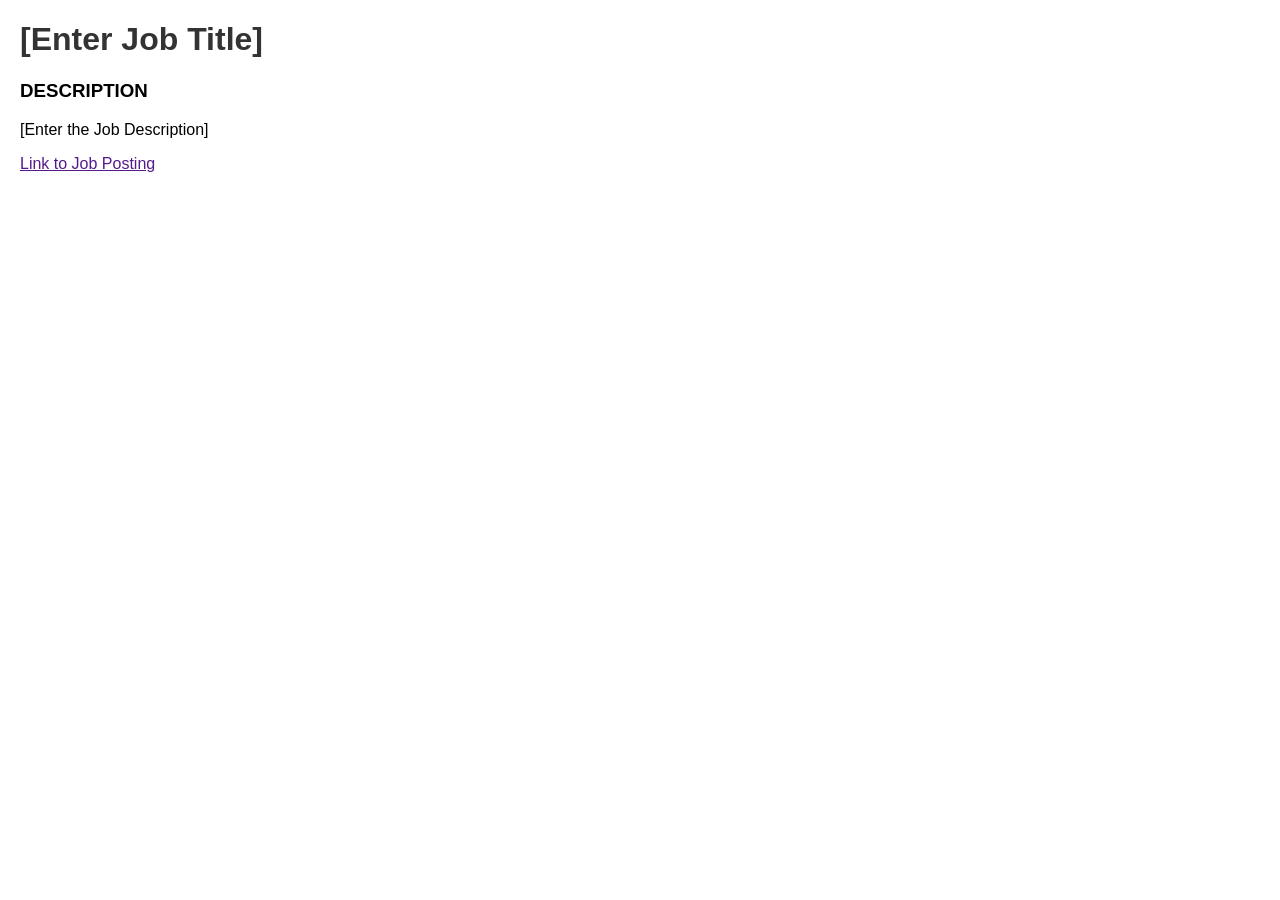
<file: programming-warmup/index.html>
<!doctype html>
<html lang="en">
  <head>
    <meta charset="UTF-8" />
    <meta name="viewport" content="width=device-width, initial-scale=1.0" />
    <title>Job Posting</title>
    <style>
      body {
        font-family: Arial, sans-serif;
        margin: 20px;
      }
      h1 {
        color: #333;
      }
      h3 {
        text-transform: uppercase;
      }
      p {
        line-height: 1.5 em;
      }
      a:hover {
        background-color: yellow;
      }
    </style>
  </head>
  <body>
    <h1>[Enter Job Title]</h1>
    <h3>Description</h3>
    <p>[Enter the Job Description]</p>
    <a href="">Link to Job Posting</a>
  </body>
</html>
</file>
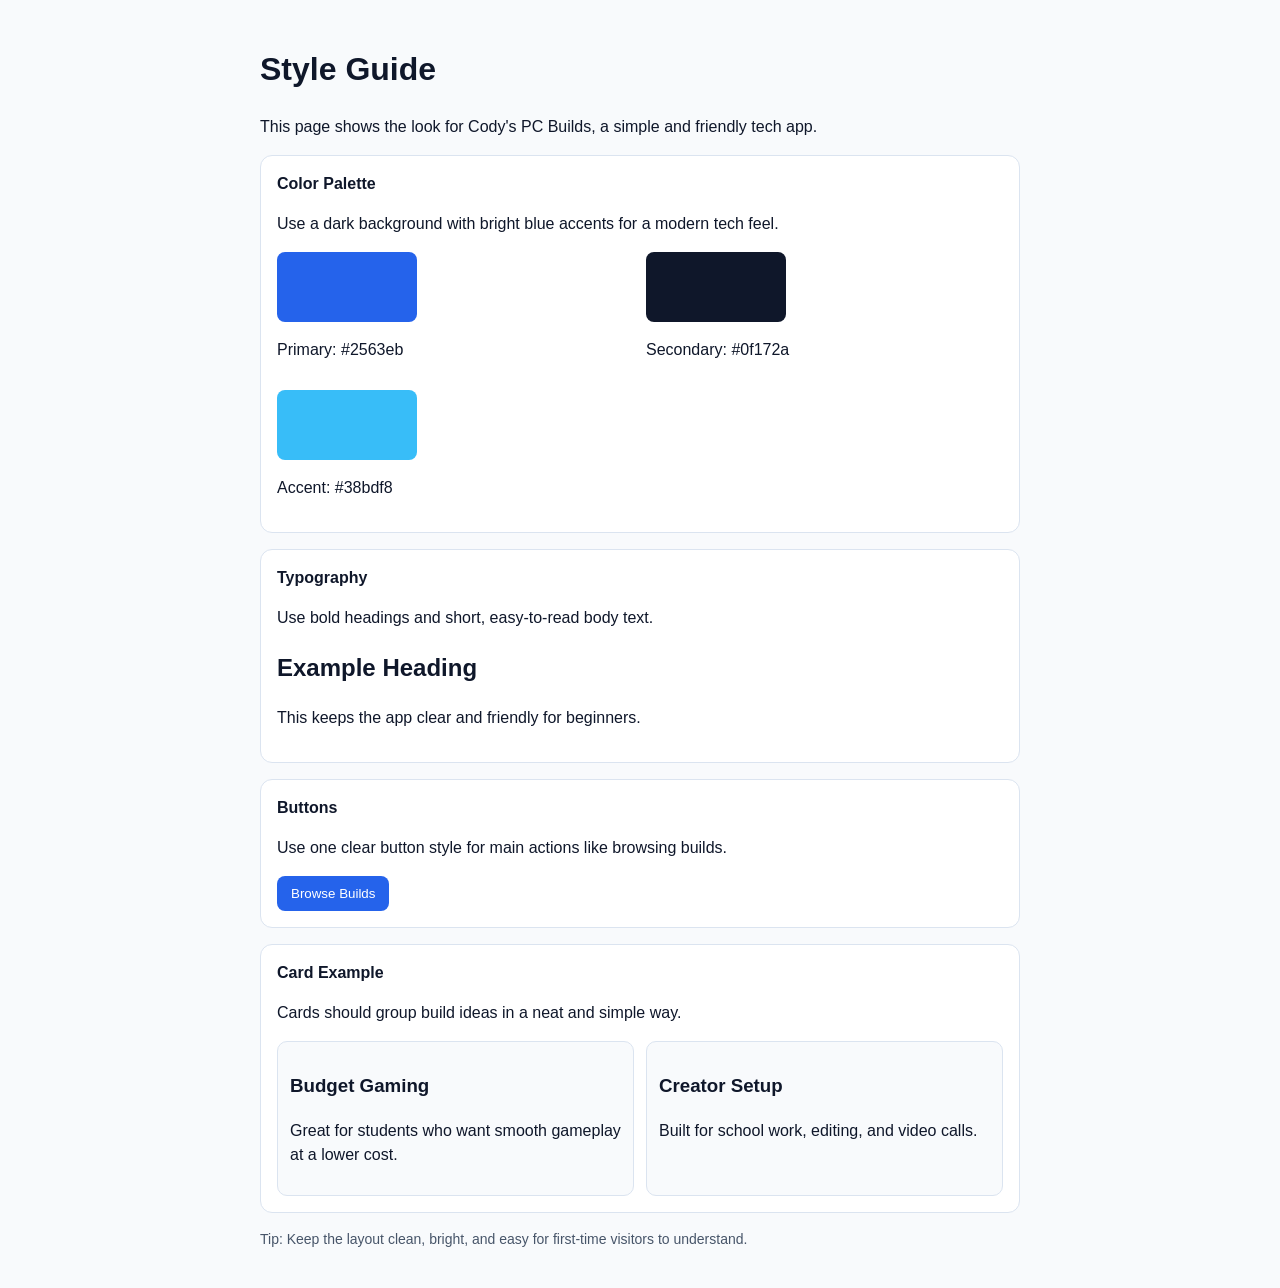
<file: style-guide.html>
<!doctype html>
<html lang="en">
  <head>
    <meta charset="UTF-8" />
    <meta name="viewport" content="width=device-width, initial-scale=1.0" />
    <title>Style Guide for Cody's PC Builds</title>
    <style>
      * { box-sizing: border-box; }
      body {
        margin: 0;
        padding: 24px;
        font-family: Arial, sans-serif;
        line-height: 1.5;
        background: #f8fafc;
        color: #0f172a;
      }
      main { max-width: 760px; margin: 0 auto; }
      section {
        background: #ffffff;
        border: 1px solid #dbe4f0;
        padding: 16px;
        margin-bottom: 16px;
        border-radius: 12px;
      }
      .swatch {
        width: 140px;
        height: 70px;
        border-radius: 8px;
        margin-bottom: 8px;
      }
      .bg-primary { background-color: #2563eb; }
      .bg-secondary { background-color: #0f172a; }
      .bg-accent { background-color: #38bdf8; }
      button {
        background-color: #2563eb;
        color: #ffffff;
        border: none;
        padding: 10px 14px;
        border-radius: 8px;
      }
      .card {
        border: 1px solid #dbe4f0;
        padding: 12px;
        background: #f8fafc;
        border-radius: 10px;
      }
      .card-grid {
        display: grid;
        grid-template-columns: repeat(2, 1fr);
        gap: 12px;
      }
      footer { color: #475569; font-size: 14px; }
    </style>
  </head>
  <body>
    <main>
      <header>
        <h1>Style Guide</h1>
        <p>This page shows the look for Cody's PC Builds, a simple and friendly tech app.</p>
      </header>

      <section>
        <b>Color Palette</b>
        <p>Use a dark background with bright blue accents for a modern tech feel.</p>
        <div class="card-grid">
          <div>
            <div class="swatch bg-primary"></div>
            <p>Primary: #2563eb</p>
          </div>
          <div>
            <div class="swatch bg-secondary"></div>
            <p>Secondary: #0f172a</p>
          </div>
          <div>
            <div class="swatch bg-accent"></div>
            <p>Accent: #38bdf8</p>
          </div>
        </div>
      </section>

      <section>
        <b>Typography</b>
        <p>Use bold headings and short, easy-to-read body text.</p>
        <h1>Example Heading</h1>
        <p>This keeps the app clear and friendly for beginners.</p>
      </section>

      <section>
        <b>Buttons</b>
        <p>Use one clear button style for main actions like browsing builds.</p>
        <button>Browse Builds</button>
      </section>

      <section>
        <b>Card Example</b>
        <p>Cards should group build ideas in a neat and simple way.</p>
        <div class="card-grid">
          <div class="card">
            <h3>Budget Gaming</h3>
            <p>Great for students who want smooth gameplay at a lower cost.</p>
          </div>
          <div class="card">
            <h3>Creator Setup</h3>
            <p>Built for school work, editing, and video calls.</p>
          </div>
        </div>
      </section>

      <footer>
        <p>Tip: Keep the layout clean, bright, and easy for first-time visitors to understand.</p>
      </footer>
    </main>
  </body>
</html>
</file>
